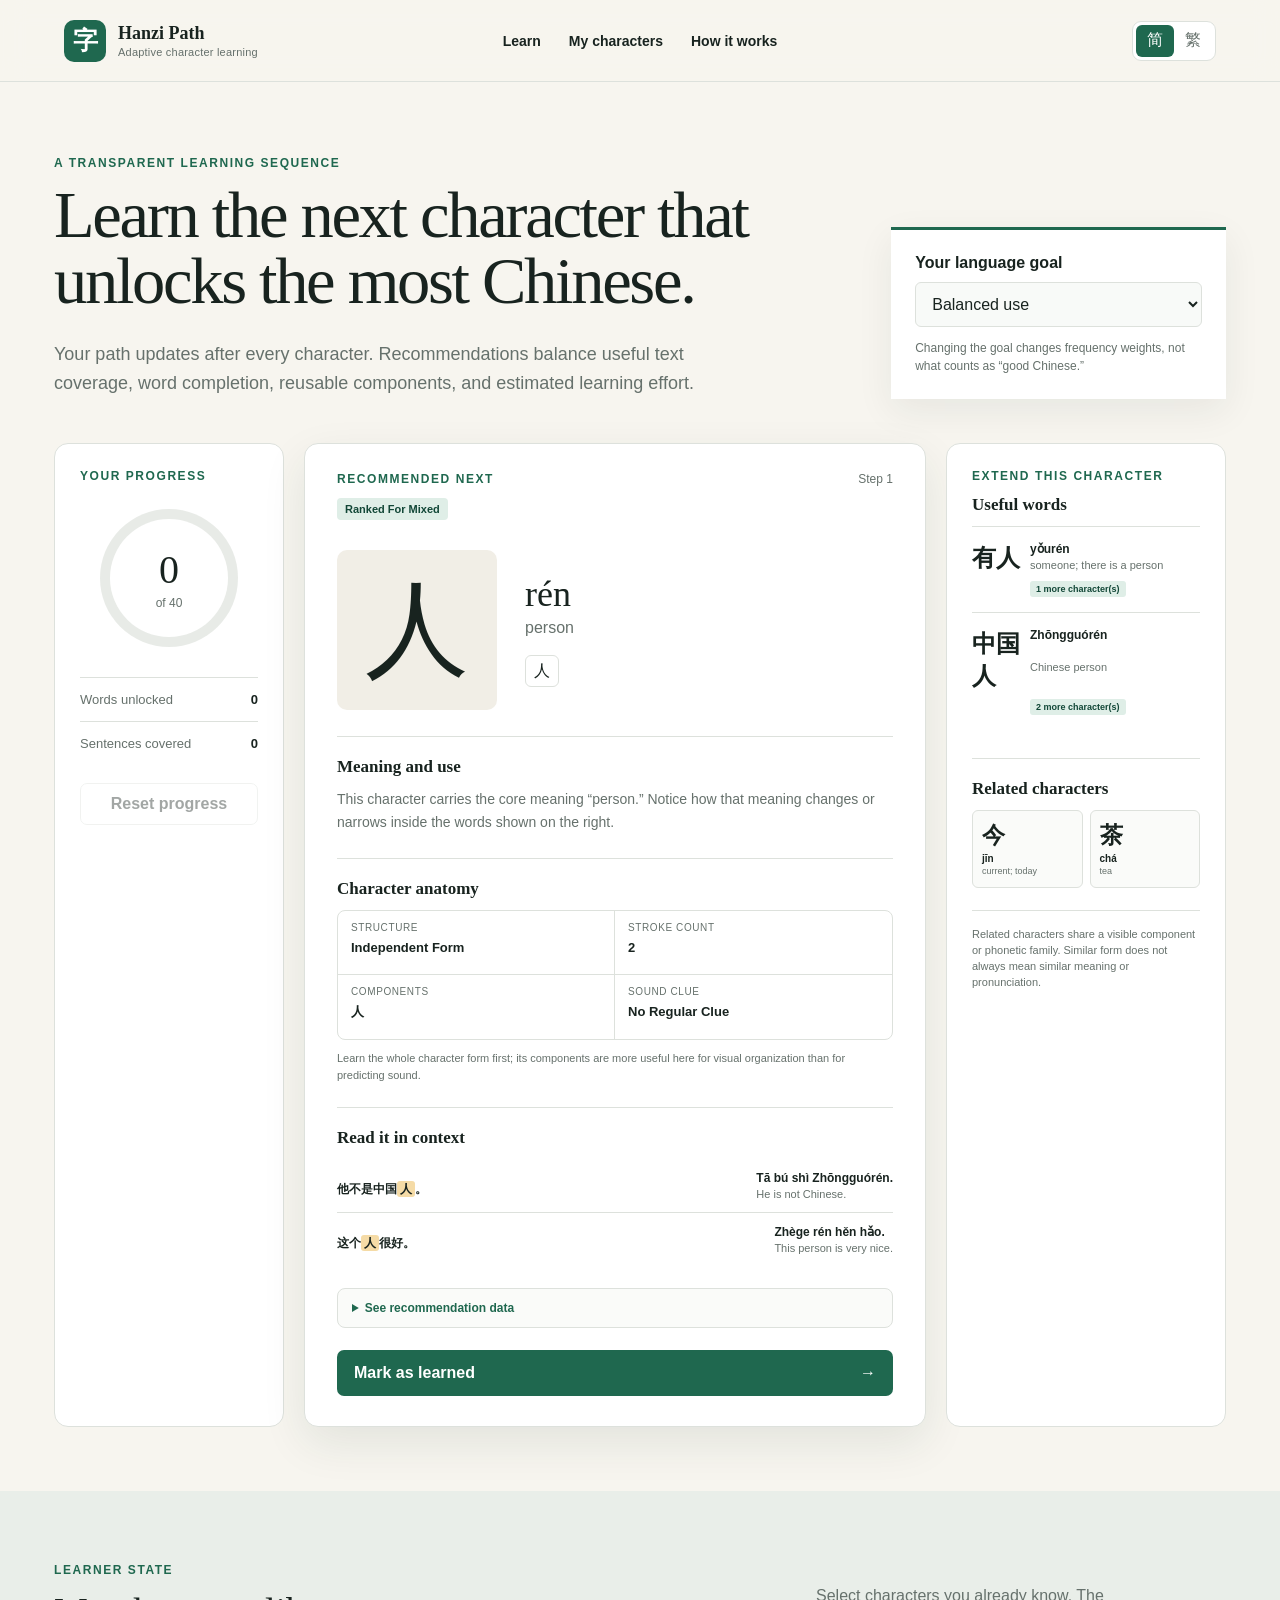
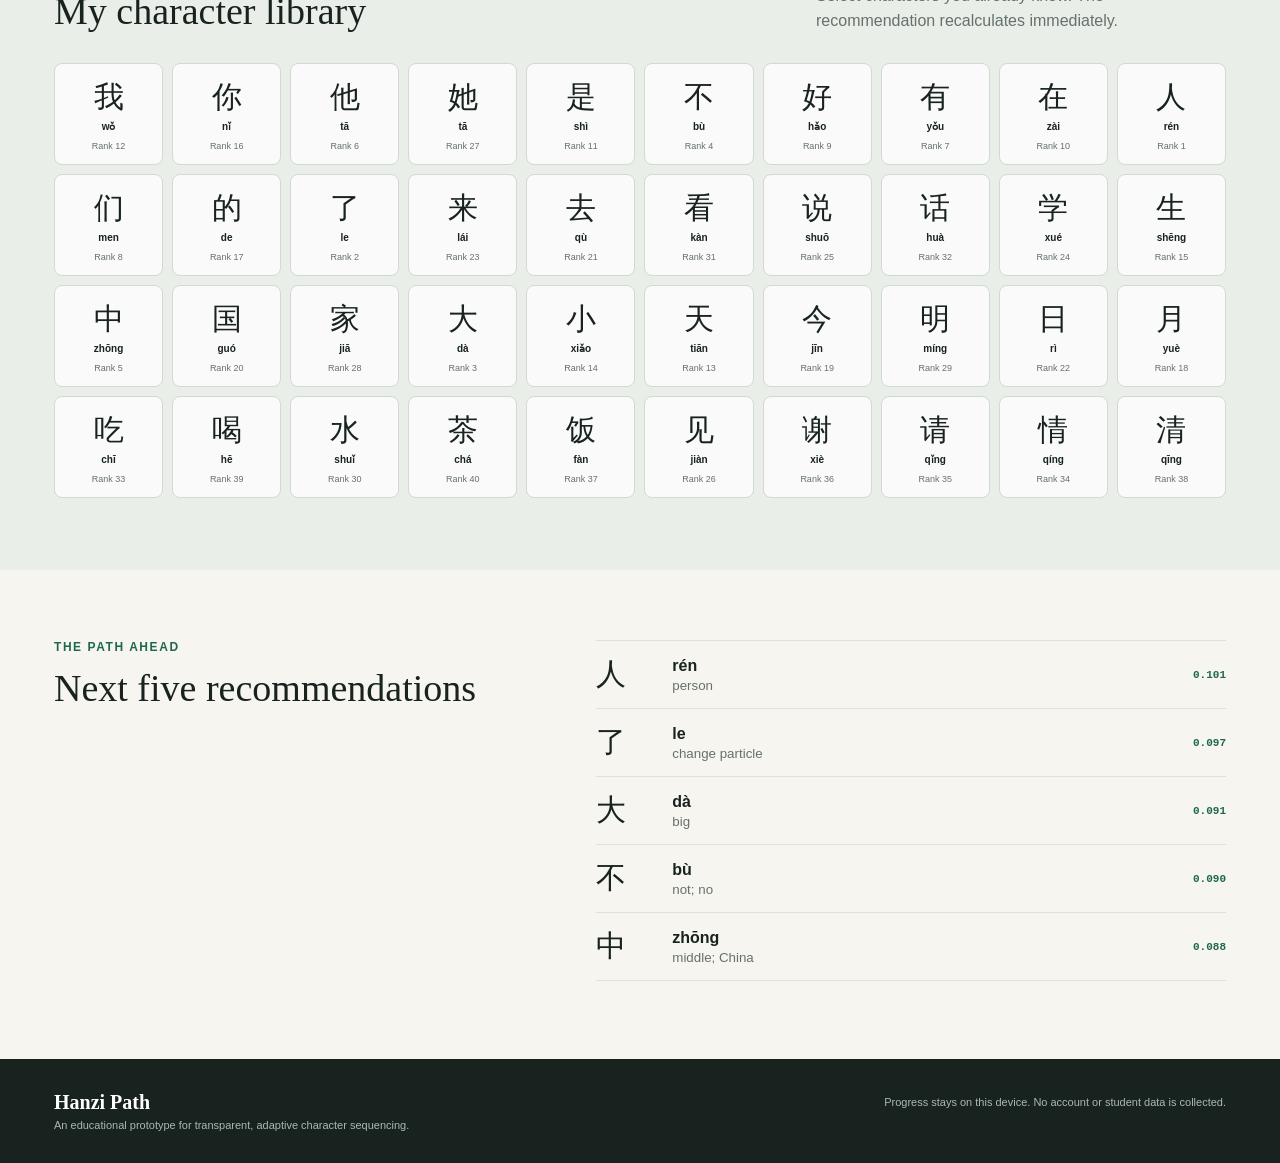
<file: index.html>
<!DOCTYPE html><html lang="en"><head><meta charSet="utf-8"/><meta name="viewport" content="width=device-width, initial-scale=1"/><link rel="stylesheet" href="./assets/static/chunks/0~rb6sn-oldyu.css" data-precedence="next"/><link rel="preload" as="script" fetchPriority="low" href="./assets/static/chunks/0ht900cau6_ur.js"/><script src="./assets/static/chunks/0r8nt2o8muejo.js" async=""></script><script src="./assets/static/chunks/07lhk_q6pmm3r.js" async=""></script><script src="./assets/static/chunks/turbopack-0wy_s65n1z3v8.js" async=""></script><script src="./assets/static/chunks/0dbhjjzl8qfwv.js" async=""></script><script src="./assets/static/chunks/0nkx6q-6y3i.a.js" async=""></script><title>Hanzi Path | Adaptive Character Learning</title><meta name="description" content="A transparent, adaptive Chinese character learning path with simplified and traditional script support."/><script src="./assets/static/chunks/03~yq9q893hmn.js" noModule=""></script><style data-embedded-styles>:root{--ink:#18231f;--muted:#66716c;--paper:#f7f5ef;--surface:#fff;--line:#dde1dc;--jade:#1f684f;--jade-dark:#124737;--mint:#dfeee7;--amber:#e7a637;--navy:#17364d}*{box-sizing:border-box}html{scroll-behavior:smooth}body{background:var(--paper);color:var(--ink);margin:0;font-family:Arial,Noto Sans,sans-serif}button,select{font:inherit}button{cursor:pointer}button:focus-visible,a:focus-visible,select:focus-visible{outline-offset:3px;outline:3px solid #f0b85a}a{color:inherit;text-decoration:none}.topbar{border-bottom:1px solid var(--line);z-index:20;-webkit-backdrop-filter:blur(12px);backdrop-filter:blur(12px);background:#f7f5eff0;grid-template-columns:1fr auto 1fr;align-items:center;gap:24px;height:82px;padding:0 clamp(20px,5vw,72px);display:grid;position:sticky;top:0}.brand{align-items:center;gap:12px;width:fit-content;display:inline-flex}.brand-mark{background:var(--jade);color:#fff;border-radius:10px;place-items:center;width:42px;height:42px;font:700 25px Georgia,serif;display:grid}.brand strong,.brand small{display:block}.brand strong{font:700 18px Georgia,serif}.brand small{color:var(--muted);letter-spacing:.02em;margin-top:2px;font-size:11px}nav{align-items:center;gap:28px;font-size:14px;font-weight:700;display:flex}nav a:hover,.text-button:hover{color:var(--jade)}.text-button{color:inherit;background:0 0;border:0;padding:0;font-weight:700}.script-toggle{border:1px solid var(--line);background:#fff;border-radius:9px;justify-self:end;padding:3px;display:flex}.script-toggle button{width:38px;height:32px;color:var(--muted);background:0 0;border:0;border-radius:6px}.script-toggle button.active{background:var(--jade);color:#fff}.hero{grid-template-columns:minmax(0,1.6fr) minmax(280px,.7fr);align-items:end;gap:72px;max-width:1240px;margin:0 auto;padding:74px 34px 44px;display:grid}.eyebrow,.section-label{color:var(--jade);text-transform:uppercase;letter-spacing:.13em;margin:0 0 12px;font-size:12px;font-weight:800}h1,h2{font-family:Georgia,Times New Roman,serif}h1{letter-spacing:-.035em;max-width:800px;margin:0;font-size:clamp(42px,5.2vw,72px);font-weight:500;line-height:.99}.hero-copy{max-width:680px;color:var(--muted);margin:26px 0 0;font-size:18px;line-height:1.65}.domain-control{border-top:3px solid var(--jade);background:#fff;padding:24px;box-shadow:0 12px 35px #162e2512}.domain-control label{margin-bottom:10px;font-weight:800;display:block}.domain-control select{width:100%;color:var(--ink);border:1px solid var(--line);background:#f8faf8;border-radius:6px;padding:12px 36px 12px 12px}.domain-control p{color:var(--muted);margin:13px 0 0;font-size:12px;line-height:1.45}.method-panel{color:#fff;background:var(--navy);border-radius:14px;grid-template-columns:repeat(3,1fr);gap:28px;max-width:1172px;margin:0 auto 36px;padding:30px 34px;display:grid}.method-panel div span{color:#99cdb9;font:700 12px monospace}.method-panel div strong{margin:8px 0;font-family:Georgia,serif;font-size:20px;display:block}.method-panel div p{color:#d3e0e5;margin:0;font-size:13px;line-height:1.55}.method-note{color:#bfcfd4;border-top:1px solid #ffffff2e;grid-column:1/-1;margin:4px 0 0;padding-top:18px;font-size:12px;line-height:1.55}.dashboard{grid-template-columns:230px minmax(440px,1fr) 280px;gap:20px;max-width:1240px;margin:0 auto;padding:0 34px 64px;display:grid}.progress-card,.recommendation-card,.unlock-card{border:1px solid var(--line);background:#fff;border-radius:14px}.progress-card,.unlock-card{padding:25px}.progress-ring{--progress:0deg;background:conic-gradient(var(--jade) var(--progress), #e8ebe7 0);border-radius:50%;place-items:center;width:138px;height:138px;margin:26px auto 30px;display:grid;position:relative}.progress-ring:after{content:"";background:#fff;border-radius:50%;position:absolute;inset:10px}.progress-ring div{z-index:1;text-align:center;position:relative}.progress-ring strong{font:500 40px Georgia,serif;display:block}.progress-ring span{color:var(--muted);font-size:12px}.metric{border-top:1px solid var(--line);color:var(--muted);justify-content:space-between;padding:14px 0;font-size:13px;display:flex}.metric strong{color:var(--ink)}.secondary{border:1px solid var(--line);width:100%;color:var(--ink);background:0 0;border-radius:7px;margin-top:18px;padding:11px;font-weight:700}.secondary:disabled{opacity:.4;cursor:not-allowed}.recommendation-card{padding:28px 32px 30px;box-shadow:0 16px 45px #1b332a17}.card-heading{justify-content:space-between;align-items:flex-start;display:flex}.rank-chip{background:var(--mint);color:var(--jade-dark);text-transform:capitalize;border-radius:4px;padding:5px 8px;font-size:11px;font-weight:800;display:inline-block}.step-count{color:var(--muted);font-size:12px}.character-focus{grid-template-columns:160px 1fr;align-items:center;gap:28px;margin:30px 0 26px;display:grid}.hanzi{background:#f1eee6;border-radius:10px;place-items:center;height:160px;font-family:Songti SC,STSong,Noto Serif CJK SC,serif;font-size:104px;line-height:1;display:grid}.character-focus h2{margin:0 0 4px;font-size:36px;font-weight:500}.character-focus p{color:var(--muted);margin:0;font-size:16px}.parts{flex-wrap:wrap;gap:7px;margin-top:18px;display:flex}.parts span{border:1px solid var(--line);border-radius:6px;place-items:center;min-width:34px;height:32px;padding:0 8px;font-family:serif;display:grid}.learning-section,.anatomy-section,.context-section{border-top:1px solid var(--line);margin-top:24px;padding-top:20px}.learning-section h3,.anatomy-section h3,.context-section h3,.unlock-card h3{margin:0 0 11px;font:700 17px Georgia,serif}.learning-section p{color:var(--muted);margin:0;font-size:14px;line-height:1.65}.fact-grid{border:1px solid var(--line);border-radius:8px;grid-template-columns:1fr 1fr;display:grid;overflow:hidden}.fact-grid div{border-right:1px solid var(--line);border-bottom:1px solid var(--line);min-height:64px;padding:11px 13px}.fact-grid div:nth-child(2n){border-right:0}.fact-grid div:nth-last-child(-n+2){border-bottom:0}.fact-grid span,.fact-grid strong{display:block}.fact-grid span{color:var(--muted);text-transform:uppercase;letter-spacing:.06em;margin-bottom:6px;font-size:10px}.fact-grid strong{text-transform:capitalize;font-size:13px;line-height:1.4}.anatomy-note{color:var(--muted);margin:10px 0 0;font-size:11px;line-height:1.5}.sentence-row{border-top:1px solid var(--line);grid-template-columns:1fr auto;gap:3px 20px;padding:12px 0;display:grid}.sentence-row:first-of-type{border-top:0}.sentence-row p{grid-row:1/3;align-self:center;margin:0;font-family:Songti SC,STSong,serif;font-size:22px}.sentence-row mark{color:var(--ink);background:#f5dba6;border-radius:3px;padding:1px 3px}.sentence-row span{font-size:12px;font-weight:700}.sentence-row small{color:var(--muted);font-size:11px}.recommendation-data{border:1px solid var(--line);background:#fafbf9;border-radius:8px;margin:22px 0;padding:12px 14px}.recommendation-data summary{color:var(--jade);cursor:pointer;font-size:12px;font-weight:800}.data-grid{grid-template-columns:repeat(3,1fr);gap:8px;margin-top:13px;display:grid}.data-grid div{background:#fff;border-radius:5px;padding:9px}.data-grid span,.data-grid strong{display:block}.data-grid span{color:var(--muted);font-size:9px}.data-grid strong{margin-top:4px;font-size:16px}.recommendation-data>p{color:var(--muted);margin:10px 0 0;font-size:10px;line-height:1.45}.primary{background:var(--jade);color:#fff;border:0;border-radius:7px;justify-content:space-between;width:100%;padding:14px 17px;font-weight:800;display:flex}.primary:hover{background:var(--jade-dark)}.complete-state{text-align:center;place-content:center;min-height:420px;display:grid}.complete-state div{background:var(--mint);width:56px;height:56px;color:var(--jade);border-radius:50%;place-items:center;margin:auto;font-size:26px;display:grid}.complete-state h2{margin:16px 0 5px}.complete-state p{color:var(--muted)}.unlock-card .word-row{border-top:1px solid var(--line);grid-template-columns:58px 1fr;padding:15px 0;display:grid}.word-row strong{grid-row:1/3;font-family:serif;font-size:24px}.word-row span{font-size:12px;font-weight:800}.word-row small,.empty-copy,.micro-note{color:var(--muted);font-size:11px;line-height:1.45}.word-row small{margin-top:2px}.word-row em{background:var(--mint);width:fit-content;color:var(--jade-dark);border-radius:3px;grid-column:2;margin-top:7px;padding:3px 6px;font-size:9px;font-style:normal;font-weight:800}.empty-copy{margin-top:28px}.micro-note{border-top:1px solid var(--line);margin:22px 0 0;padding-top:16px}.family-title{border-top:1px solid var(--line);padding-top:20px;margin-top:28px!important}.family-list{grid-template-columns:1fr 1fr;gap:7px;display:grid}.family-list div{border:1px solid var(--line);background:#fafbf9;border-radius:6px;padding:9px}.family-list strong,.family-list span,.family-list small{display:block}.family-list strong{font-family:serif;font-size:23px}.family-list span{margin:2px 0;font-size:10px;font-weight:800}.family-list small{color:var(--muted);font-size:9px;line-height:1.3}.library{background:#e9eee9;padding:72px max(34px,50vw - 586px)}.library-heading{justify-content:space-between;align-items:end;gap:30px;margin-bottom:30px;display:flex}.library-heading h2,.next-list h2{margin:0;font-size:38px;font-weight:500}.library-heading>p{max-width:410px;color:var(--muted);margin:0;line-height:1.55}.character-grid{grid-template-columns:repeat(10,1fr);gap:9px;display:grid}.character-tile{min-width:0;color:var(--ink);background:#ffffffb8;border:1px solid #d2d9d3;border-radius:8px;padding:13px 6px 11px}.character-tile:hover{border-color:var(--jade);transform:translateY(-2px)}.character-tile.known{background:var(--jade);color:#fff;border-color:var(--jade)}.tile-hanzi{font-family:serif;font-size:30px;display:block}.character-tile>span:nth-child(2){margin:3px 0;font-size:10px;font-weight:700;display:block}.character-tile small{color:var(--muted);font-size:9px}.character-tile.known small{color:#cfe3d9}.next-list{grid-template-columns:.75fr 1fr;gap:70px;max-width:1172px;margin:0 auto;padding:70px 0 78px;display:grid}.next-list ol{border-top:1px solid var(--line);margin:0;padding:0;list-style:none}.next-list li{border-bottom:1px solid var(--line);grid-template-columns:60px 1fr auto;align-items:center;gap:16px;padding:13px 0;display:grid}.list-hanzi{font-family:serif;font-size:30px}.next-list li span:nth-child(2) strong,.next-list li span:nth-child(2) small{display:block}.next-list li span:nth-child(2) small{color:var(--muted);margin-top:3px}.score{color:var(--jade);font:700 11px monospace}footer{background:var(--ink);color:#fff;justify-content:space-between;gap:30px;padding:32px max(34px,50vw - 586px);display:flex}footer strong{font-family:Georgia,serif;font-size:20px}footer p{color:#acb8b2;margin:5px 0 0;font-size:11px}@media (max-width:1000px){.topbar{grid-template-columns:1fr auto}nav{display:none}.hero{grid-template-columns:1fr;gap:32px}.dashboard{grid-template-columns:210px 1fr}.unlock-card{columns:2;grid-column:1/-1;column-gap:34px;display:block}.unlock-card .section-label,.unlock-card h3,.unlock-card .micro-note,.family-list{column-span:all}.unlock-card .word-row{break-inside:avoid}.character-grid{grid-template-columns:repeat(8,1fr)}.next-list{margin:0 34px}}@media (max-width:700px){.topbar{height:70px;padding:0 18px}.brand small{display:none}.hero{padding:46px 20px 32px}h1{font-size:44px}.method-panel{grid-template-columns:1fr;margin:0 20px 28px}.method-note{grid-column:auto}.dashboard{grid-template-columns:1fr;padding:0 20px 48px}.progress-card{grid-template-columns:1fr 1fr;gap:0 20px;display:grid}.progress-card .section-label,.progress-ring,.secondary{grid-column:1/-1}.progress-ring{margin:14px auto 24px}.unlock-card{columns:auto;grid-column:auto}.recommendation-card{padding:24px 20px}.character-focus{grid-template-columns:112px 1fr;gap:18px}.hanzi{height:112px;font-size:76px}.fact-grid,.data-grid{grid-template-columns:1fr}.fact-grid div{border-right:0;border-bottom:1px solid var(--line)}.fact-grid div:nth-last-child(2){border-bottom:1px solid var(--line)}.sentence-row{grid-template-columns:1fr}.sentence-row p{grid-row:auto}.library{padding:54px 20px}.library-heading{display:block}.library-heading>p{margin-top:14px}.character-grid{grid-template-columns:repeat(5,1fr)}.next-list{grid-template-columns:1fr;gap:28px;margin:0;padding:54px 20px}footer{padding:30px 20px;display:block}footer>p{margin-top:18px}}@media (prefers-reduced-motion:no-preference){.character-tile,.primary{transition:all .18s}}
</style></head><body><div hidden=""><!--$--><!--/$--></div><main><header class="topbar"><a class="brand" href="#top" aria-label="Hanzi Path home"><span class="brand-mark">字</span><span><strong>Hanzi Path</strong><small>Adaptive character learning</small></span></a><nav aria-label="Primary navigation"><a href="#learn">Learn</a><a href="#library">My characters</a><button class="text-button">How it works</button></nav><div class="script-toggle" role="group" aria-label="Character script"><button class="active">简</button><button class="">繁</button></div></header><section class="hero" id="top"><div><p class="eyebrow">A transparent learning sequence</p><h1>Learn the next character that unlocks the most Chinese.</h1><p class="hero-copy">Your path updates after every character. Recommendations balance useful text coverage, word completion, reusable components, and estimated learning effort.</p></div><div class="domain-control"><label for="domain">Your language goal</label><select id="domain"><option value="conversation">Everyday conversation</option><option value="mixed" selected="">Balanced use</option><option value="written">Reading and written Chinese</option></select><p>Changing the goal changes frequency weights, not what counts as “good Chinese.”</p></div></section><section class="dashboard" id="learn"><aside class="progress-card"><p class="section-label">Your progress</p><div class="progress-ring" style="--progress:0deg"><div><strong>0</strong><span>of <!-- -->40</span></div></div><div class="metric"><span>Words unlocked</span><strong>0</strong></div><div class="metric"><span>Sentences covered</span><strong>0</strong></div><button class="secondary" disabled="">Reset progress</button></aside><article class="recommendation-card"><div class="card-heading"><div><p class="section-label">Recommended next</p><span class="rank-chip">Ranked for <!-- -->mixed</span></div><span class="step-count">Step <!-- -->1</span></div><div class="character-focus"><div class="hanzi">人</div><div><h2>rén</h2><p>person</p><div class="parts" aria-label="Character components"><span>人</span></div></div></div><section class="learning-section"><h3>Meaning and use</h3><p>This character carries the core meaning “person.” Notice how that meaning changes or narrows inside the words shown on the right.</p></section><section class="anatomy-section"><h3>Character anatomy</h3><div class="fact-grid"><div><span>Structure</span><strong>independent form</strong></div><div><span>Stroke count</span><strong>2</strong></div><div><span>Components</span><strong>人</strong></div><div><span>Sound clue</span><strong>No regular clue</strong></div></div><p class="anatomy-note">Learn the whole character form first; its components are more useful here for visual organization than for predicting sound.</p></section><section class="context-section"><h3>Read it in context</h3><div class="sentence-row"><p><span>他不是中国<mark>人</mark></span><span>。</span></p><span>Tā bú shì Zhōngguórén.</span><small>He is not Chinese.</small></div><div class="sentence-row"><p><span>这个<mark>人</mark></span><span>很好。</span></p><span>Zhège rén hěn hǎo.</span><small>This person is very nice.</small></div></section><details class="recommendation-data"><summary>See recommendation data</summary><div class="data-grid"><div><span>Coverage gain</span><strong>100</strong></div><div><span>Learning price</span><strong>9.3</strong></div><div><span>Future reuse</span><strong>1.2</strong></div></div><p>These are relative model values for ranking, not test scores or direct measurements of cognitive load.</p></details><button class="primary">Mark as learned <span>→</span></button></article><aside class="unlock-card"><p class="section-label">Extend this character</p><h3>Useful words</h3><div class="word-row"><strong>有人</strong><span>yǒurén</span><small>someone; there is a person</small><em>1 more character(s)</em></div><div class="word-row"><strong>中国人</strong><span>Zhōngguórén</span><small>Chinese person</small><em>2 more character(s)</em></div><h3 class="family-title">Related characters</h3><div class="family-list"><div><strong>今</strong><span>jīn</span><small>current; today</small></div><div><strong>茶</strong><span>chá</span><small>tea</small></div></div><p class="micro-note">Related characters share a visible component or phonetic family. Similar form does not always mean similar meaning or pronunciation.</p></aside></section><section class="library" id="library"><div class="library-heading"><div><p class="eyebrow">Learner state</p><h2>My character library</h2></div><p>Select characters you already know. The recommendation recalculates immediately.</p></div><div class="character-grid"><button class="character-tile" aria-pressed="false"><span class="tile-hanzi">我</span><span>wǒ</span><small>Rank 12</small></button><button class="character-tile" aria-pressed="false"><span class="tile-hanzi">你</span><span>nǐ</span><small>Rank 16</small></button><button class="character-tile" aria-pressed="false"><span class="tile-hanzi">他</span><span>tā</span><small>Rank 6</small></button><button class="character-tile" aria-pressed="false"><span class="tile-hanzi">她</span><span>tā</span><small>Rank 27</small></button><button class="character-tile" aria-pressed="false"><span class="tile-hanzi">是</span><span>shì</span><small>Rank 11</small></button><button class="character-tile" aria-pressed="false"><span class="tile-hanzi">不</span><span>bù</span><small>Rank 4</small></button><button class="character-tile" aria-pressed="false"><span class="tile-hanzi">好</span><span>hǎo</span><small>Rank 9</small></button><button class="character-tile" aria-pressed="false"><span class="tile-hanzi">有</span><span>yǒu</span><small>Rank 7</small></button><button class="character-tile" aria-pressed="false"><span class="tile-hanzi">在</span><span>zài</span><small>Rank 10</small></button><button class="character-tile" aria-pressed="false"><span class="tile-hanzi">人</span><span>rén</span><small>Rank 1</small></button><button class="character-tile" aria-pressed="false"><span class="tile-hanzi">们</span><span>men</span><small>Rank 8</small></button><button class="character-tile" aria-pressed="false"><span class="tile-hanzi">的</span><span>de</span><small>Rank 17</small></button><button class="character-tile" aria-pressed="false"><span class="tile-hanzi">了</span><span>le</span><small>Rank 2</small></button><button class="character-tile" aria-pressed="false"><span class="tile-hanzi">来</span><span>lái</span><small>Rank 23</small></button><button class="character-tile" aria-pressed="false"><span class="tile-hanzi">去</span><span>qù</span><small>Rank 21</small></button><button class="character-tile" aria-pressed="false"><span class="tile-hanzi">看</span><span>kàn</span><small>Rank 31</small></button><button class="character-tile" aria-pressed="false"><span class="tile-hanzi">说</span><span>shuō</span><small>Rank 25</small></button><button class="character-tile" aria-pressed="false"><span class="tile-hanzi">话</span><span>huà</span><small>Rank 32</small></button><button class="character-tile" aria-pressed="false"><span class="tile-hanzi">学</span><span>xué</span><small>Rank 24</small></button><button class="character-tile" aria-pressed="false"><span class="tile-hanzi">生</span><span>shēng</span><small>Rank 15</small></button><button class="character-tile" aria-pressed="false"><span class="tile-hanzi">中</span><span>zhōng</span><small>Rank 5</small></button><button class="character-tile" aria-pressed="false"><span class="tile-hanzi">国</span><span>guó</span><small>Rank 20</small></button><button class="character-tile" aria-pressed="false"><span class="tile-hanzi">家</span><span>jiā</span><small>Rank 28</small></button><button class="character-tile" aria-pressed="false"><span class="tile-hanzi">大</span><span>dà</span><small>Rank 3</small></button><button class="character-tile" aria-pressed="false"><span class="tile-hanzi">小</span><span>xiǎo</span><small>Rank 14</small></button><button class="character-tile" aria-pressed="false"><span class="tile-hanzi">天</span><span>tiān</span><small>Rank 13</small></button><button class="character-tile" aria-pressed="false"><span class="tile-hanzi">今</span><span>jīn</span><small>Rank 19</small></button><button class="character-tile" aria-pressed="false"><span class="tile-hanzi">明</span><span>míng</span><small>Rank 29</small></button><button class="character-tile" aria-pressed="false"><span class="tile-hanzi">日</span><span>rì</span><small>Rank 22</small></button><button class="character-tile" aria-pressed="false"><span class="tile-hanzi">月</span><span>yuè</span><small>Rank 18</small></button><button class="character-tile" aria-pressed="false"><span class="tile-hanzi">吃</span><span>chī</span><small>Rank 33</small></button><button class="character-tile" aria-pressed="false"><span class="tile-hanzi">喝</span><span>hē</span><small>Rank 39</small></button><button class="character-tile" aria-pressed="false"><span class="tile-hanzi">水</span><span>shuǐ</span><small>Rank 30</small></button><button class="character-tile" aria-pressed="false"><span class="tile-hanzi">茶</span><span>chá</span><small>Rank 40</small></button><button class="character-tile" aria-pressed="false"><span class="tile-hanzi">饭</span><span>fàn</span><small>Rank 37</small></button><button class="character-tile" aria-pressed="false"><span class="tile-hanzi">见</span><span>jiàn</span><small>Rank 26</small></button><button class="character-tile" aria-pressed="false"><span class="tile-hanzi">谢</span><span>xiè</span><small>Rank 36</small></button><button class="character-tile" aria-pressed="false"><span class="tile-hanzi">请</span><span>qǐng</span><small>Rank 35</small></button><button class="character-tile" aria-pressed="false"><span class="tile-hanzi">情</span><span>qíng</span><small>Rank 34</small></button><button class="character-tile" aria-pressed="false"><span class="tile-hanzi">清</span><span>qīng</span><small>Rank 38</small></button></div></section><section class="next-list"><div><p class="eyebrow">The path ahead</p><h2>Next five recommendations</h2></div><ol><li><span class="list-hanzi">人</span><span><strong>rén</strong><small>person</small></span><span class="score">0.101</span></li><li><span class="list-hanzi">了</span><span><strong>le</strong><small>change particle</small></span><span class="score">0.097</span></li><li><span class="list-hanzi">大</span><span><strong>dà</strong><small>big</small></span><span class="score">0.091</span></li><li><span class="list-hanzi">不</span><span><strong>bù</strong><small>not; no</small></span><span class="score">0.090</span></li><li><span class="list-hanzi">中</span><span><strong>zhōng</strong><small>middle; China</small></span><span class="score">0.088</span></li></ol></section><footer><div><strong>Hanzi Path</strong><p>An educational prototype for transparent, adaptive character sequencing.</p></div><p>Progress stays on this device. No account or student data is collected.</p></footer></main><!--$--><!--/$--><script src="./assets/static/chunks/0ht900cau6_ur.js" id="_R_" async=""></script><script>(self.__next_f=self.__next_f||[]).push([0])</script><script>self.__next_f.push([1,"1:\"$Sreact.fragment\"\n2:I[39756,[\"./assets/static/chunks/0dbhjjzl8qfwv.js\"],\"default\"]\n3:I[37457,[\"./assets/static/chunks/0dbhjjzl8qfwv.js\"],\"default\"]\n4:I[47257,[\"./assets/static/chunks/0dbhjjzl8qfwv.js\"],\"ClientPageRoot\"]\n5:I[31713,[\"./assets/static/chunks/0dbhjjzl8qfwv.js\",\"./assets/static/chunks/0nkx6q-6y3i.a.js\"],\"default\"]\n8:I[97367,[\"./assets/static/chunks/0dbhjjzl8qfwv.js\"],\"OutletBoundary\"]\n9:\"$Sreact.suspense\"\nb:I[97367,[\"./assets/static/chunks/0dbhjjzl8qfwv.js\"],\"ViewportBoundary\"]\nd:I[97367,[\"./assets/static/chunks/0dbhjjzl8qfwv.js\"],\"MetadataBoundary\"]\nf:I[68027,[\"./assets/static/chunks/0dbhjjzl8qfwv.js\"],\"default\",1]\n:HL[\"./assets/static/chunks/0~rb6sn-oldyu.css\",\"style\"]\n"])</script><script>self.__next_f.push([1,"0:{\"P\":null,\"c\":[\"\",\"\"],\"q\":\"\",\"i\":false,\"f\":[[[\"\",{\"children\":[\"__PAGE__\",{}]},\"$undefined\",\"$undefined\",16],[[\"$\",\"$1\",\"c\",{\"children\":[[[\"$\",\"link\",\"0\",{\"rel\":\"stylesheet\",\"href\":\"./assets/static/chunks/0~rb6sn-oldyu.css\",\"precedence\":\"next\",\"crossOrigin\":\"$undefined\",\"nonce\":\"$undefined\"}],[\"$\",\"script\",\"script-0\",{\"src\":\"./assets/static/chunks/0dbhjjzl8qfwv.js\",\"async\":true,\"nonce\":\"$undefined\"}]],[\"$\",\"html\",null,{\"lang\":\"en\",\"children\":[\"$\",\"body\",null,{\"children\":[\"$\",\"$L2\",null,{\"parallelRouterKey\":\"children\",\"error\":\"$undefined\",\"errorStyles\":\"$undefined\",\"errorScripts\":\"$undefined\",\"template\":[\"$\",\"$L3\",null,{}],\"templateStyles\":\"$undefined\",\"templateScripts\":\"$undefined\",\"notFound\":[[[\"$\",\"title\",null,{\"children\":\"404: This page could not be found.\"}],[\"$\",\"div\",null,{\"style\":{\"fontFamily\":\"system-ui,\\\"Segoe UI\\\",Roboto,Helvetica,Arial,sans-serif,\\\"Apple Color Emoji\\\",\\\"Segoe UI Emoji\\\"\",\"height\":\"100vh\",\"textAlign\":\"center\",\"display\":\"flex\",\"flexDirection\":\"column\",\"alignItems\":\"center\",\"justifyContent\":\"center\"},\"children\":[\"$\",\"div\",null,{\"children\":[[\"$\",\"style\",null,{\"dangerouslySetInnerHTML\":{\"__html\":\"body{color:#000;background:#fff;margin:0}.next-error-h1{border-right:1px solid rgba(0,0,0,.3)}@media (prefers-color-scheme:dark){body{color:#fff;background:#000}.next-error-h1{border-right:1px solid rgba(255,255,255,.3)}}\"}}],[\"$\",\"h1\",null,{\"className\":\"next-error-h1\",\"style\":{\"display\":\"inline-block\",\"margin\":\"0 20px 0 0\",\"padding\":\"0 23px 0 0\",\"fontSize\":24,\"fontWeight\":500,\"verticalAlign\":\"top\",\"lineHeight\":\"49px\"},\"children\":404}],[\"$\",\"div\",null,{\"style\":{\"display\":\"inline-block\"},\"children\":[\"$\",\"h2\",null,{\"style\":{\"fontSize\":14,\"fontWeight\":400,\"lineHeight\":\"49px\",\"margin\":0},\"children\":\"This page could not be found.\"}]}]]}]}]],[]],\"forbidden\":\"$undefined\",\"unauthorized\":\"$undefined\"}]}]}]]}],{\"children\":[[\"$\",\"$1\",\"c\",{\"children\":[[\"$\",\"$L4\",null,{\"Component\":\"$5\",\"serverProvidedParams\":{\"searchParams\":{},\"params\":{},\"promises\":[\"$@6\",\"$@7\"]}}],[[\"$\",\"script\",\"script-0\",{\"src\":\"./assets/static/chunks/0nkx6q-6y3i.a.js\",\"async\":true,\"nonce\":\"$undefined\"}]],[\"$\",\"$L8\",null,{\"children\":[\"$\",\"$9\",null,{\"name\":\"Next.MetadataOutlet\",\"children\":\"$@a\"}]}]]}],{},null,false,null]},null,false,null],[\"$\",\"$1\",\"h\",{\"children\":[null,[\"$\",\"$Lb\",null,{\"children\":\"$Lc\"}],[\"$\",\"div\",null,{\"hidden\":true,\"children\":[\"$\",\"$Ld\",null,{\"children\":[\"$\",\"$9\",null,{\"name\":\"Next.Metadata\",\"children\":\"$Le\"}]}]}],null]}],false]],\"m\":\"$undefined\",\"G\":[\"$f\",[[\"$\",\"link\",\"0\",{\"rel\":\"stylesheet\",\"href\":\"./assets/static/chunks/0~rb6sn-oldyu.css\",\"precedence\":\"next\",\"crossOrigin\":\"$undefined\",\"nonce\":\"$undefined\"}]]],\"S\":true,\"h\":null,\"s\":\"$undefined\",\"l\":\"$undefined\",\"p\":\"$undefined\",\"d\":\"$undefined\",\"b\":\"build\"}\n"])</script><script>self.__next_f.push([1,"6:{}\n7:\"$0:f:0:1:1:children:0:props:children:0:props:serverProvidedParams:params\"\n"])</script><script>self.__next_f.push([1,"c:[[\"$\",\"meta\",\"0\",{\"charSet\":\"utf-8\"}],[\"$\",\"meta\",\"1\",{\"name\":\"viewport\",\"content\":\"width=device-width, initial-scale=1\"}]]\n"])</script><script>self.__next_f.push([1,"a:null\ne:[[\"$\",\"title\",\"0\",{\"children\":\"Hanzi Path | Adaptive Character Learning\"}],[\"$\",\"meta\",\"1\",{\"name\":\"description\",\"content\":\"A transparent, adaptive Chinese character learning path with simplified and traditional script support.\"}]]\n"])</script></body></html>
</file>
<file: assets/static/chunks/0~rb6sn-oldyu.css>
:root{--ink:#18231f;--muted:#66716c;--paper:#f7f5ef;--surface:#fff;--line:#dde1dc;--jade:#1f684f;--jade-dark:#124737;--mint:#dfeee7;--amber:#e7a637;--navy:#17364d}*{box-sizing:border-box}html{scroll-behavior:smooth}body{background:var(--paper);color:var(--ink);margin:0;font-family:Arial,Noto Sans,sans-serif}button,select{font:inherit}button{cursor:pointer}button:focus-visible,a:focus-visible,select:focus-visible{outline-offset:3px;outline:3px solid #f0b85a}a{color:inherit;text-decoration:none}.topbar{border-bottom:1px solid var(--line);z-index:20;-webkit-backdrop-filter:blur(12px);backdrop-filter:blur(12px);background:#f7f5eff0;grid-template-columns:1fr auto 1fr;align-items:center;gap:24px;height:82px;padding:0 clamp(20px,5vw,72px);display:grid;position:sticky;top:0}.brand{align-items:center;gap:12px;width:fit-content;display:inline-flex}.brand-mark{background:var(--jade);color:#fff;border-radius:10px;place-items:center;width:42px;height:42px;font:700 25px Georgia,serif;display:grid}.brand strong,.brand small{display:block}.brand strong{font:700 18px Georgia,serif}.brand small{color:var(--muted);letter-spacing:.02em;margin-top:2px;font-size:11px}nav{align-items:center;gap:28px;font-size:14px;font-weight:700;display:flex}nav a:hover,.text-button:hover{color:var(--jade)}.text-button{color:inherit;background:0 0;border:0;padding:0;font-weight:700}.script-toggle{border:1px solid var(--line);background:#fff;border-radius:9px;justify-self:end;padding:3px;display:flex}.script-toggle button{width:38px;height:32px;color:var(--muted);background:0 0;border:0;border-radius:6px}.script-toggle button.active{background:var(--jade);color:#fff}.hero{grid-template-columns:minmax(0,1.6fr) minmax(280px,.7fr);align-items:end;gap:72px;max-width:1240px;margin:0 auto;padding:74px 34px 44px;display:grid}.eyebrow,.section-label{color:var(--jade);text-transform:uppercase;letter-spacing:.13em;margin:0 0 12px;font-size:12px;font-weight:800}h1,h2{font-family:Georgia,Times New Roman,serif}h1{letter-spacing:-.035em;max-width:800px;margin:0;font-size:clamp(42px,5.2vw,72px);font-weight:500;line-height:.99}.hero-copy{max-width:680px;color:var(--muted);margin:26px 0 0;font-size:18px;line-height:1.65}.domain-control{border-top:3px solid var(--jade);background:#fff;padding:24px;box-shadow:0 12px 35px #162e2512}.domain-control label{margin-bottom:10px;font-weight:800;display:block}.domain-control select{width:100%;color:var(--ink);border:1px solid var(--line);background:#f8faf8;border-radius:6px;padding:12px 36px 12px 12px}.domain-control p{color:var(--muted);margin:13px 0 0;font-size:12px;line-height:1.45}.method-panel{color:#fff;background:var(--navy);border-radius:14px;grid-template-columns:repeat(3,1fr);gap:28px;max-width:1172px;margin:0 auto 36px;padding:30px 34px;display:grid}.method-panel div span{color:#99cdb9;font:700 12px monospace}.method-panel div strong{margin:8px 0;font-family:Georgia,serif;font-size:20px;display:block}.method-panel div p{color:#d3e0e5;margin:0;font-size:13px;line-height:1.55}.method-note{color:#bfcfd4;border-top:1px solid #ffffff2e;grid-column:1/-1;margin:4px 0 0;padding-top:18px;font-size:12px;line-height:1.55}.dashboard{grid-template-columns:230px minmax(440px,1fr) 280px;gap:20px;max-width:1240px;margin:0 auto;padding:0 34px 64px;display:grid}.progress-card,.recommendation-card,.unlock-card{border:1px solid var(--line);background:#fff;border-radius:14px}.progress-card,.unlock-card{padding:25px}.progress-ring{--progress:0deg;background:conic-gradient(var(--jade) var(--progress), #e8ebe7 0);border-radius:50%;place-items:center;width:138px;height:138px;margin:26px auto 30px;display:grid;position:relative}.progress-ring:after{content:"";background:#fff;border-radius:50%;position:absolute;inset:10px}.progress-ring div{z-index:1;text-align:center;position:relative}.progress-ring strong{font:500 40px Georgia,serif;display:block}.progress-ring span{color:var(--muted);font-size:12px}.metric{border-top:1px solid var(--line);color:var(--muted);justify-content:space-between;padding:14px 0;font-size:13px;display:flex}.metric strong{color:var(--ink)}.secondary{border:1px solid var(--line);width:100%;color:var(--ink);background:0 0;border-radius:7px;margin-top:18px;padding:11px;font-weight:700}.secondary:disabled{opacity:.4;cursor:not-allowed}.recommendation-card{padding:28px 32px 30px;box-shadow:0 16px 45px #1b332a17}.card-heading{justify-content:space-between;align-items:flex-start;display:flex}.rank-chip{background:var(--mint);color:var(--jade-dark);text-transform:capitalize;border-radius:4px;padding:5px 8px;font-size:11px;font-weight:800;display:inline-block}.step-count{color:var(--muted);font-size:12px}.character-focus{grid-template-columns:160px 1fr;align-items:center;gap:28px;margin:30px 0 26px;display:grid}.hanzi{background:#f1eee6;border-radius:10px;place-items:center;height:160px;font-family:Songti SC,STSong,Noto Serif CJK SC,serif;font-size:104px;line-height:1;display:grid}.character-focus h2{margin:0 0 4px;font-size:36px;font-weight:500}.character-focus p{color:var(--muted);margin:0;font-size:16px}.parts{flex-wrap:wrap;gap:7px;margin-top:18px;display:flex}.parts span{border:1px solid var(--line);border-radius:6px;place-items:center;min-width:34px;height:32px;padding:0 8px;font-family:serif;display:grid}.learning-section,.anatomy-section,.context-section{border-top:1px solid var(--line);margin-top:24px;padding-top:20px}.learning-section h3,.anatomy-section h3,.context-section h3,.unlock-card h3{margin:0 0 11px;font:700 17px Georgia,serif}.learning-section p{color:var(--muted);margin:0;font-size:14px;line-height:1.65}.fact-grid{border:1px solid var(--line);border-radius:8px;grid-template-columns:1fr 1fr;display:grid;overflow:hidden}.fact-grid div{border-right:1px solid var(--line);border-bottom:1px solid var(--line);min-height:64px;padding:11px 13px}.fact-grid div:nth-child(2n){border-right:0}.fact-grid div:nth-last-child(-n+2){border-bottom:0}.fact-grid span,.fact-grid strong{display:block}.fact-grid span{color:var(--muted);text-transform:uppercase;letter-spacing:.06em;margin-bottom:6px;font-size:10px}.fact-grid strong{text-transform:capitalize;font-size:13px;line-height:1.4}.anatomy-note{color:var(--muted);margin:10px 0 0;font-size:11px;line-height:1.5}.sentence-row{border-top:1px solid var(--line);grid-template-columns:1fr auto;gap:3px 20px;padding:12px 0;display:grid}.sentence-row:first-of-type{border-top:0}.sentence-row p{grid-row:1/3;align-self:center;margin:0;font-family:Songti SC,STSong,serif;font-size:22px}.sentence-row mark{color:var(--ink);background:#f5dba6;border-radius:3px;padding:1px 3px}.sentence-row span{font-size:12px;font-weight:700}.sentence-row small{color:var(--muted);font-size:11px}.recommendation-data{border:1px solid var(--line);background:#fafbf9;border-radius:8px;margin:22px 0;padding:12px 14px}.recommendation-data summary{color:var(--jade);cursor:pointer;font-size:12px;font-weight:800}.data-grid{grid-template-columns:repeat(3,1fr);gap:8px;margin-top:13px;display:grid}.data-grid div{background:#fff;border-radius:5px;padding:9px}.data-grid span,.data-grid strong{display:block}.data-grid span{color:var(--muted);font-size:9px}.data-grid strong{margin-top:4px;font-size:16px}.recommendation-data>p{color:var(--muted);margin:10px 0 0;font-size:10px;line-height:1.45}.primary{background:var(--jade);color:#fff;border:0;border-radius:7px;justify-content:space-between;width:100%;padding:14px 17px;font-weight:800;display:flex}.primary:hover{background:var(--jade-dark)}.complete-state{text-align:center;place-content:center;min-height:420px;display:grid}.complete-state div{background:var(--mint);width:56px;height:56px;color:var(--jade);border-radius:50%;place-items:center;margin:auto;font-size:26px;display:grid}.complete-state h2{margin:16px 0 5px}.complete-state p{color:var(--muted)}.unlock-card .word-row{border-top:1px solid var(--line);grid-template-columns:58px 1fr;padding:15px 0;display:grid}.word-row strong{grid-row:1/3;font-family:serif;font-size:24px}.word-row span{font-size:12px;font-weight:800}.word-row small,.empty-copy,.micro-note{color:var(--muted);font-size:11px;line-height:1.45}.word-row small{margin-top:2px}.word-row em{background:var(--mint);width:fit-content;color:var(--jade-dark);border-radius:3px;grid-column:2;margin-top:7px;padding:3px 6px;font-size:9px;font-style:normal;font-weight:800}.empty-copy{margin-top:28px}.micro-note{border-top:1px solid var(--line);margin:22px 0 0;padding-top:16px}.family-title{border-top:1px solid var(--line);padding-top:20px;margin-top:28px!important}.family-list{grid-template-columns:1fr 1fr;gap:7px;display:grid}.family-list div{border:1px solid var(--line);background:#fafbf9;border-radius:6px;padding:9px}.family-list strong,.family-list span,.family-list small{display:block}.family-list strong{font-family:serif;font-size:23px}.family-list span{margin:2px 0;font-size:10px;font-weight:800}.family-list small{color:var(--muted);font-size:9px;line-height:1.3}.library{background:#e9eee9;padding:72px max(34px,50vw - 586px)}.library-heading{justify-content:space-between;align-items:end;gap:30px;margin-bottom:30px;display:flex}.library-heading h2,.next-list h2{margin:0;font-size:38px;font-weight:500}.library-heading>p{max-width:410px;color:var(--muted);margin:0;line-height:1.55}.character-grid{grid-template-columns:repeat(10,1fr);gap:9px;display:grid}.character-tile{min-width:0;color:var(--ink);background:#ffffffb8;border:1px solid #d2d9d3;border-radius:8px;padding:13px 6px 11px}.character-tile:hover{border-color:var(--jade);transform:translateY(-2px)}.character-tile.known{background:var(--jade);color:#fff;border-color:var(--jade)}.tile-hanzi{font-family:serif;font-size:30px;display:block}.character-tile>span:nth-child(2){margin:3px 0;font-size:10px;font-weight:700;display:block}.character-tile small{color:var(--muted);font-size:9px}.character-tile.known small{color:#cfe3d9}.next-list{grid-template-columns:.75fr 1fr;gap:70px;max-width:1172px;margin:0 auto;padding:70px 0 78px;display:grid}.next-list ol{border-top:1px solid var(--line);margin:0;padding:0;list-style:none}.next-list li{border-bottom:1px solid var(--line);grid-template-columns:60px 1fr auto;align-items:center;gap:16px;padding:13px 0;display:grid}.list-hanzi{font-family:serif;font-size:30px}.next-list li span:nth-child(2) strong,.next-list li span:nth-child(2) small{display:block}.next-list li span:nth-child(2) small{color:var(--muted);margin-top:3px}.score{color:var(--jade);font:700 11px monospace}footer{background:var(--ink);color:#fff;justify-content:space-between;gap:30px;padding:32px max(34px,50vw - 586px);display:flex}footer strong{font-family:Georgia,serif;font-size:20px}footer p{color:#acb8b2;margin:5px 0 0;font-size:11px}@media (max-width:1000px){.topbar{grid-template-columns:1fr auto}nav{display:none}.hero{grid-template-columns:1fr;gap:32px}.dashboard{grid-template-columns:210px 1fr}.unlock-card{columns:2;grid-column:1/-1;column-gap:34px;display:block}.unlock-card .section-label,.unlock-card h3,.unlock-card .micro-note,.family-list{column-span:all}.unlock-card .word-row{break-inside:avoid}.character-grid{grid-template-columns:repeat(8,1fr)}.next-list{margin:0 34px}}@media (max-width:700px){.topbar{height:70px;padding:0 18px}.brand small{display:none}.hero{padding:46px 20px 32px}h1{font-size:44px}.method-panel{grid-template-columns:1fr;margin:0 20px 28px}.method-note{grid-column:auto}.dashboard{grid-template-columns:1fr;padding:0 20px 48px}.progress-card{grid-template-columns:1fr 1fr;gap:0 20px;display:grid}.progress-card .section-label,.progress-ring,.secondary{grid-column:1/-1}.progress-ring{margin:14px auto 24px}.unlock-card{columns:auto;grid-column:auto}.recommendation-card{padding:24px 20px}.character-focus{grid-template-columns:112px 1fr;gap:18px}.hanzi{height:112px;font-size:76px}.fact-grid,.data-grid{grid-template-columns:1fr}.fact-grid div{border-right:0;border-bottom:1px solid var(--line)}.fact-grid div:nth-last-child(2){border-bottom:1px solid var(--line)}.sentence-row{grid-template-columns:1fr}.sentence-row p{grid-row:auto}.library{padding:54px 20px}.library-heading{display:block}.library-heading>p{margin-top:14px}.character-grid{grid-template-columns:repeat(5,1fr)}.next-list{grid-template-columns:1fr;gap:28px;margin:0;padding:54px 20px}footer{padding:30px 20px;display:block}footer>p{margin-top:18px}}@media (prefers-reduced-motion:no-preference){.character-tile,.primary{transition:all .18s}}
</file>
